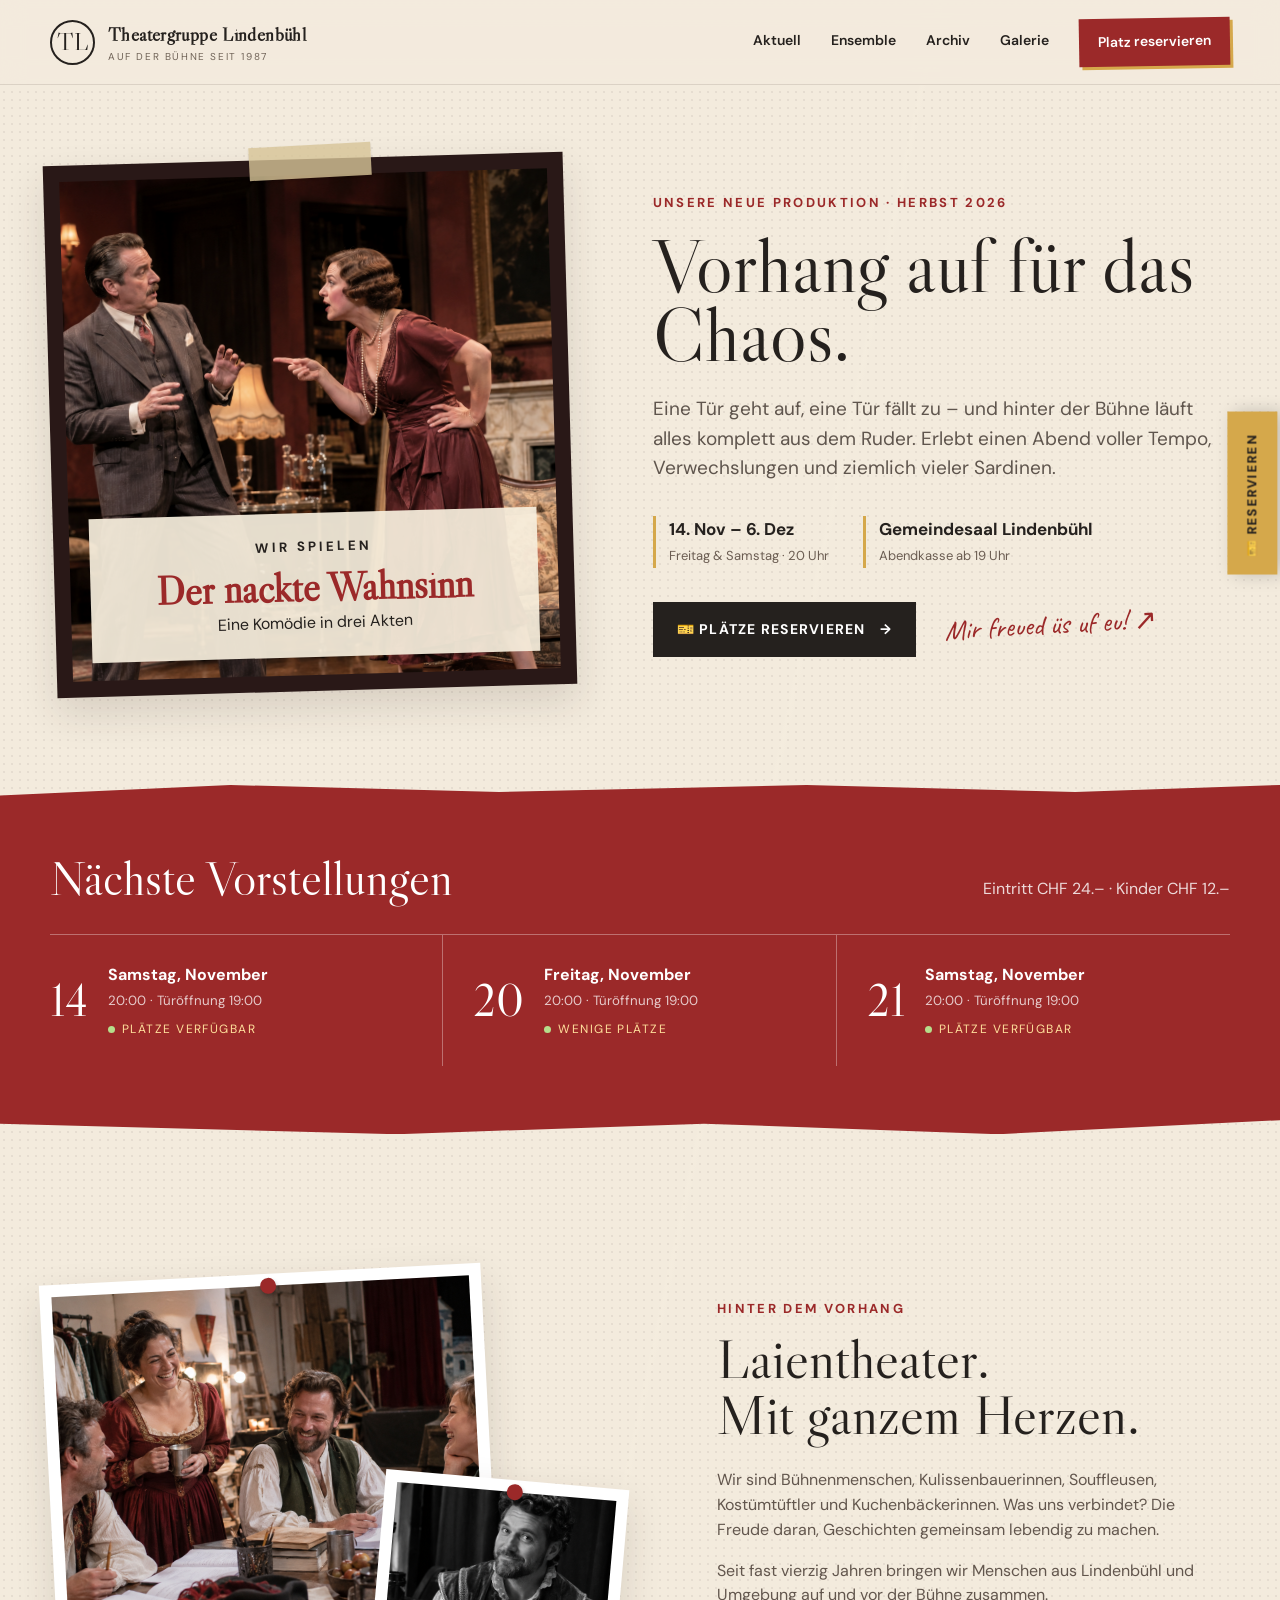
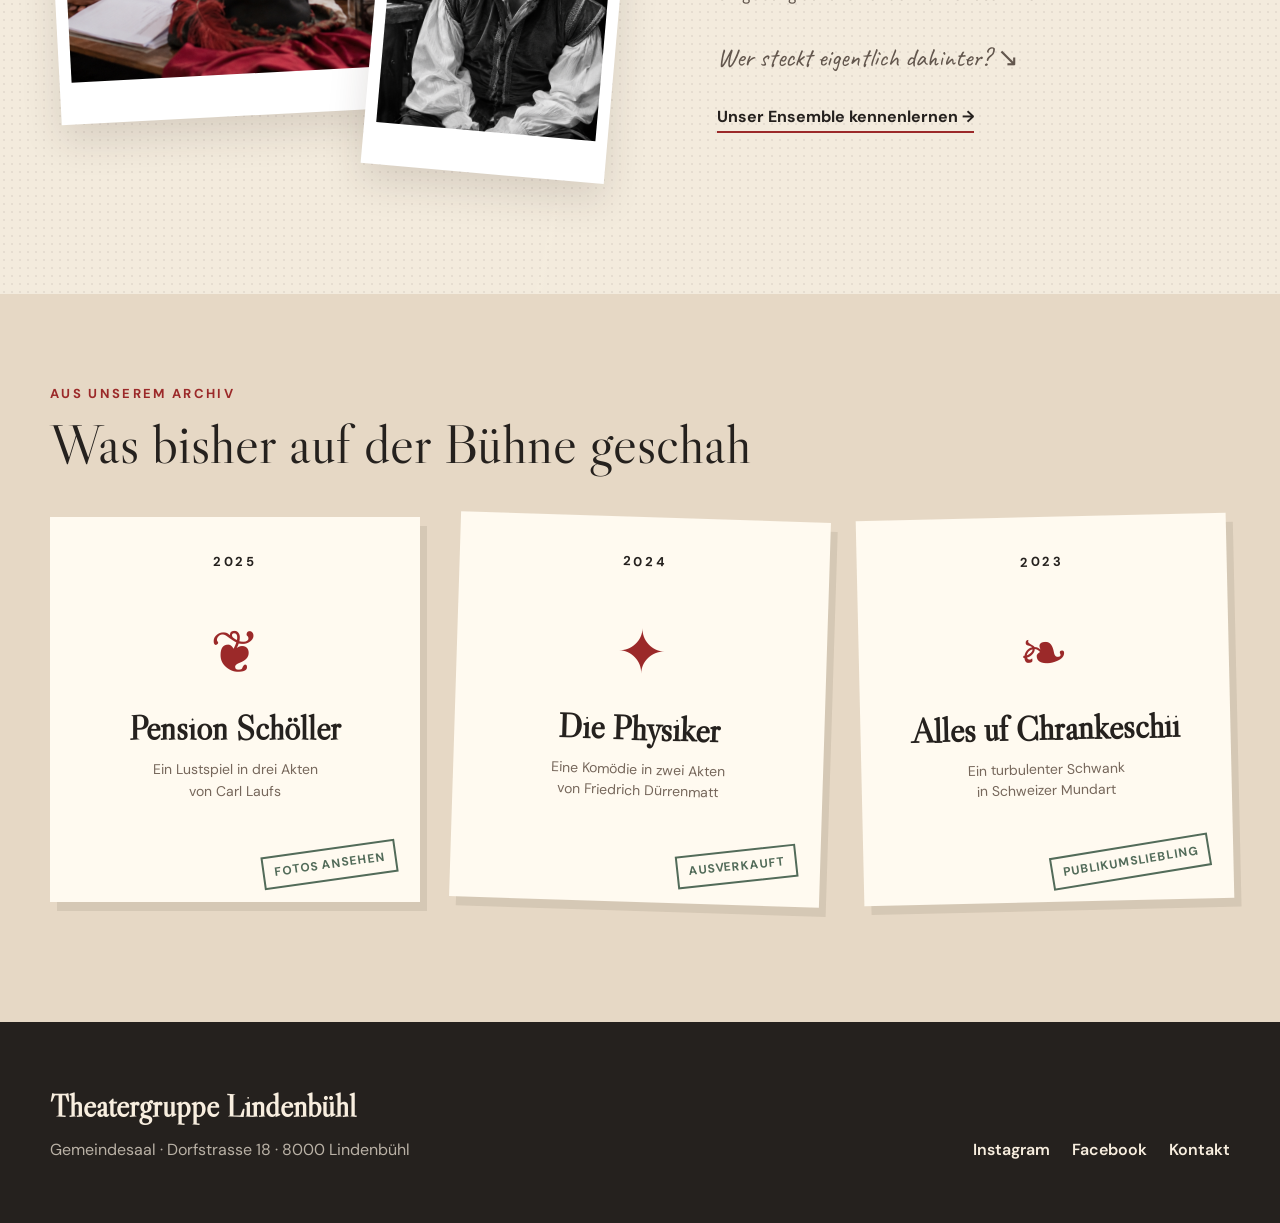
<file: example/index.html>
<!doctype html>
<html lang="de">
<head>
  <meta charset="utf-8">
  <meta name="viewport" content="width=device-width,initial-scale=1">
  <meta name="description" content="Theatergruppe Lindenbühl – aktuelle Produktion, Ensemble, Archiv und Reservation.">
  <title>Theatergruppe Lindenbühl</title>
  <style>
    @import url('https://fonts.googleapis.com/css2?family=Caveat:wght@500;600&family=DM+Sans:wght@400;500;600;700&family=Libre+Caslon+Display&display=swap');
    :root{--paper:#f3ebdd;--paper2:#fffaf0;--ink:#25211e;--red:#9b2929;--gold:#d5a84b;--green:#526b59;--shadow:0 16px 38px #32251a25;--max:1180px}
    *{box-sizing:border-box}html{scroll-behavior:smooth}body{margin:0;color:var(--ink);font-family:'DM Sans',sans-serif;background-color:var(--paper);background-image:radial-gradient(#3d332a14 .7px,transparent .8px),linear-gradient(102deg,transparent 49.8%,#fff6e621 50%,transparent 50.3%);background-size:8px 8px,100% 100%;font-size:16px;line-height:1.55}
    a{color:inherit;text-decoration:none}img{display:block;max-width:100%}button{font:inherit}.wrap{width:min(var(--max),calc(100% - 56px));margin:auto}
    header{position:sticky;top:0;z-index:20;background:#f3ebdde8;backdrop-filter:blur(12px);border-bottom:1px solid #3b2b1d20}.nav{height:84px;display:flex;align-items:center;justify-content:space-between}.brand{display:flex;gap:13px;align-items:center}.mark{width:45px;height:45px;border:2px solid var(--ink);border-radius:50%;display:grid;place-items:center;font-family:'Libre Caslon Display';font-size:25px}.brand b{font-family:'Libre Caslon Display';font-size:19px;letter-spacing:.02em}.brand small{display:block;text-transform:uppercase;letter-spacing:.16em;font-size:10px;color:#6f6257}.links{display:flex;align-items:center;gap:30px;font-size:14px;font-weight:600}.links a{padding:9px 0;border-bottom:2px solid transparent}.links a:hover{border-color:var(--red)}.reserve{background:var(--red);color:white!important;padding:13px 19px!important;border:0!important;box-shadow:3px 3px 0 var(--gold);transform:rotate(-1deg)}
    .hero{min-height:700px;padding:70px 0 90px;display:grid;grid-template-columns:.95fr 1.05fr;gap:80px;align-items:center}.poster-wrap{position:relative;max-width:520px}.tape{position:absolute;width:122px;height:33px;background:#d8c598cc;z-index:3;left:50%;transform:translateX(-50%) rotate(-3deg);top:-14px;box-shadow:0 1px 2px #0002}.poster{position:relative;background:#291817;padding:16px;box-shadow:var(--shadow);transform:rotate(-1.6deg)}.poster img{height:500px;width:100%;object-fit:cover;filter:saturate(.88) contrast(1.03)}.poster-cap{position:absolute;left:36px;right:36px;bottom:34px;background:#f7eeddec;padding:21px 25px;text-align:center}.poster-cap small{letter-spacing:.24em;text-transform:uppercase;font-weight:700}.poster-cap h2{font-family:'Libre Caslon Display';font-size:40px;line-height:1;margin:8px 0 4px;color:var(--red)}
    .eyebrow{color:var(--red);font-weight:700;text-transform:uppercase;letter-spacing:.18em;font-size:13px}.hero h1{font-family:'Libre Caslon Display';font-size:clamp(58px,6vw,92px);line-height:.9;margin:18px 0 25px;font-weight:400}.intro{font-size:19px;max-width:560px;color:#5f554d}.dates{display:flex;gap:34px;margin:34px 0}.dates div{border-left:3px solid var(--gold);padding-left:13px}.dates b{display:block;font-size:17px}.dates span{font-size:13px;color:#6b5d52}.cta{display:inline-flex;align-items:center;gap:14px;background:var(--ink);color:white;padding:17px 24px;text-transform:uppercase;letter-spacing:.09em;font-weight:700;font-size:14px}.cta:hover{background:var(--red)}.note{font-family:Caveat,cursive;color:var(--red);font-size:28px;transform:rotate(-3deg);display:inline-block;margin-left:28px}
    .performances{background:var(--red);color:white;padding:68px 0;clip-path:polygon(0 3%,18% 0,39% 2%,63% 0,84% 2%,100% 0,100% 96%,78% 100%,55% 97%,31% 100%,0 97%)}.section-head{display:flex;align-items:end;justify-content:space-between;margin-bottom:32px}.section-head h2{font-family:'Libre Caslon Display';font-size:49px;font-weight:400;margin:0;line-height:1}.section-head p{margin:0;opacity:.82}.show-list{display:grid;grid-template-columns:repeat(3,1fr);border-top:1px solid #ffffff55}.show{padding:28px 30px;border-right:1px solid #ffffff55;display:grid;grid-template-columns:auto 1fr;gap:20px;align-items:center}.show:first-child{padding-left:0}.show:last-child{border:0}.day{font-family:'Libre Caslon Display';font-size:45px;line-height:1}.show strong{display:block}.show small{opacity:.75}.available{margin-top:7px;font-size:12px;text-transform:uppercase;letter-spacing:.12em;color:#ffe09c}.available:before{content:'';display:inline-block;width:7px;height:7px;border-radius:50%;background:#b6de8b;margin-right:7px}
    .story{padding:120px 0;display:grid;grid-template-columns:1.05fr .95fr;gap:100px;align-items:center}.photos{position:relative;min-height:520px}.photo{position:absolute;background:white;padding:12px 12px 42px;box-shadow:var(--shadow)}.photo img{width:100%;height:100%;object-fit:cover}.photo.big{width:78%;height:440px;left:0;top:20px;transform:rotate(-3deg)}.photo.small{width:43%;height:295px;right:0;bottom:0;transform:rotate(5deg)}.pin{position:absolute;width:16px;height:16px;border-radius:50%;background:var(--red);box-shadow:1px 3px 4px #0004;z-index:4;top:4px;left:50%}.copy h2,.archive h2{font-family:'Libre Caslon Display';font-size:56px;font-weight:400;line-height:1;margin:12px 0 25px}.copy p{color:#62564d}.hand-arrow{font-family:Caveat,cursive;font-size:26px;color:var(--green);margin-top:30px}.text-link{font-weight:700;border-bottom:2px solid var(--red);padding-bottom:4px}
    .archive{padding:90px 0 120px;background:#e6d8c5}.archive-grid{display:grid;grid-template-columns:repeat(3,1fr);gap:35px;margin-top:45px}.playbill{background:var(--paper2);min-height:385px;padding:32px;text-align:center;box-shadow:7px 9px 0 #3b2b1d18;position:relative;transition:.25s}.playbill:nth-child(2){transform:rotate(1.8deg)}.playbill:nth-child(3){transform:rotate(-1.3deg)}.playbill:hover{transform:translateY(-8px) rotate(0)}.year{font-weight:700;letter-spacing:.2em;font-size:13px}.ornament{font-family:'Libre Caslon Display';font-size:60px;color:var(--red);margin:32px 0 12px}.playbill h3{font-family:'Libre Caslon Display';font-size:34px;margin:0 0 10px;line-height:1}.playbill p{color:#76675b;font-size:14px}.stamp{position:absolute;right:23px;bottom:22px;border:2px solid var(--green);color:var(--green);padding:5px 10px;transform:rotate(-8deg);font-weight:700;font-size:12px;text-transform:uppercase;letter-spacing:.08em}
    footer{background:var(--ink);color:#f8eedf;padding:60px 0}.foot{display:grid;grid-template-columns:1fr auto;gap:40px;align-items:end}.foot h3{font-family:'Libre Caslon Display';font-size:31px;margin:0 0 8px}.foot p{opacity:.7;margin:0}.social{display:flex;gap:22px;font-weight:600}
    .ticket-tab{position:fixed;right:-54px;top:52%;z-index:30;background:var(--gold);padding:15px 22px 15px 18px;transform:rotate(-90deg);font-weight:800;letter-spacing:.1em;font-size:13px;box-shadow:0 6px 18px #0003}.ticket-tab:hover{right:-48px}
    @media(max-width:900px){.links a:not(.reserve){display:none}.wrap{width:min(100% - 34px,var(--max))}.hero,.story{grid-template-columns:1fr;gap:55px}.hero{padding-top:45px}.poster-wrap{margin:auto}.show-list,.archive-grid{grid-template-columns:1fr}.show{border-right:0;border-bottom:1px solid #ffffff55;padding-left:0}.performances{clip-path:none}.story{padding:80px 0}.photos{order:2}.archive-grid{gap:25px}.foot{grid-template-columns:1fr}.ticket-tab{display:none}}@media(max-width:560px){.nav{height:72px}.brand small{display:none}.poster img{height:390px}.poster-cap h2{font-size:31px}.hero h1{font-size:55px}.dates{gap:14px;flex-direction:column}.note{display:block;margin:22px 0}.section-head{align-items:start;flex-direction:column;gap:12px}.section-head h2,.copy h2,.archive h2{font-size:43px}.photos{min-height:390px}.photo.big{height:330px}.photo.small{height:210px}.social{flex-wrap:wrap}}
  </style>
</head>
<body>
  <header><div class="nav wrap"><a class="brand" href="#top"><span class="mark">TL</span><span><b>Theatergruppe Lindenbühl</b><small>Auf der Bühne seit 1987</small></span></a><nav class="links"><a href="#aktuell">Aktuell</a><a href="#ensemble">Ensemble</a><a href="#archiv">Archiv</a><a href="gallery.html">Galerie</a><a class="reserve" href="#reservation">Platz reservieren</a></nav></div></header>
  <main id="top">
    <section class="hero wrap" id="aktuell">
      <div class="poster-wrap"><span class="tape"></span><div class="poster"><img src="assets/current-play.png" alt="Zwei Schauspieler auf einer Bühne"><div class="poster-cap"><small>Wir spielen</small><h2>Der nackte Wahnsinn</h2><span>Eine Komödie in drei Akten</span></div></div></div>
      <div><div class="eyebrow">Unsere neue Produktion · Herbst 2026</div><h1>Vorhang auf für das Chaos.</h1><p class="intro">Eine Tür geht auf, eine Tür fällt zu – und hinter der Bühne läuft alles komplett aus dem Ruder. Erlebt einen Abend voller Tempo, Verwechslungen und ziemlich vieler Sardinen.</p><div class="dates"><div><b>14. Nov – 6. Dez</b><span>Freitag &amp; Samstag · 20 Uhr</span></div><div><b>Gemeindesaal Lindenbühl</b><span>Abendkasse ab 19 Uhr</span></div></div><a class="cta" href="#reservation">🎫 Plätze reservieren <span>→</span></a><span class="note">Mir freued üs uf eu! ↗</span></div>
    </section>
    <section class="performances"><div class="wrap"><div class="section-head"><h2>Nächste Vorstellungen</h2><p>Eintritt CHF 24.– · Kinder CHF 12.–</p></div><div class="show-list"><div class="show"><span class="day">14</span><div><strong>Samstag, November</strong><small>20:00 · Türöffnung 19:00</small><div class="available">Plätze verfügbar</div></div></div><div class="show"><span class="day">20</span><div><strong>Freitag, November</strong><small>20:00 · Türöffnung 19:00</small><div class="available">Wenige Plätze</div></div></div><div class="show"><span class="day">21</span><div><strong>Samstag, November</strong><small>20:00 · Türöffnung 19:00</small><div class="available">Plätze verfügbar</div></div></div></div></div></section>
    <section class="story wrap" id="ensemble"><div class="photos" id="galerie"><div class="photo big"><span class="pin"></span><img src="assets/rehearsal.png" alt="Das Ensemble bei einer Probe"></div><div class="photo small"><span class="pin"></span><img src="assets/actor.png" alt="Porträt eines Schauspielers"></div></div><div class="copy"><div class="eyebrow">Hinter dem Vorhang</div><h2>Laientheater.<br>Mit ganzem Herzen.</h2><p>Wir sind Bühnenmenschen, Kulissenbauerinnen, Souffleusen, Kostümtüftler und Kuchenbäckerinnen. Was uns verbindet? Die Freude daran, Geschichten gemeinsam lebendig zu machen.</p><p>Seit fast vierzig Jahren bringen wir Menschen aus Lindenbühl und Umgebung auf und vor der Bühne zusammen.</p><p class="hand-arrow">Wer steckt eigentlich dahinter? ↘</p><a class="text-link" href="#ensemble">Unser Ensemble kennenlernen →</a></div></section>
    <section class="archive" id="archiv"><div class="wrap"><div class="eyebrow">Aus unserem Archiv</div><h2>Was bisher auf der Bühne geschah</h2><div class="archive-grid"><a class="playbill" href="gallery.html"><span class="year">2025</span><div class="ornament">❦</div><h3>Pension Schöller</h3><p>Ein Lustspiel in drei Akten<br>von Carl Laufs</p><span class="stamp">Fotos ansehen</span></a><article class="playbill"><span class="year">2024</span><div class="ornament">✦</div><h3>Die Physiker</h3><p>Eine Komödie in zwei Akten<br>von Friedrich Dürrenmatt</p><span class="stamp">Ausverkauft</span></article><article class="playbill"><span class="year">2023</span><div class="ornament">❧</div><h3>Alles uf Chrankeschii</h3><p>Ein turbulenter Schwank<br>in Schweizer Mundart</p><span class="stamp">Publikumsliebling</span></article></div></div></section>
  </main>
  <footer id="reservation"><div class="wrap foot"><div><h3>Theatergruppe Lindenbühl</h3><p>Gemeindesaal · Dorfstrasse 18 · 8000 Lindenbühl</p></div><div class="social"><a href="#">Instagram</a><a href="#">Facebook</a><a href="mailto:theater@example.ch">Kontakt</a></div></div></footer>
  <a class="ticket-tab" href="#reservation">🎫 RESERVIEREN</a>
</body>
</html>
</file>
